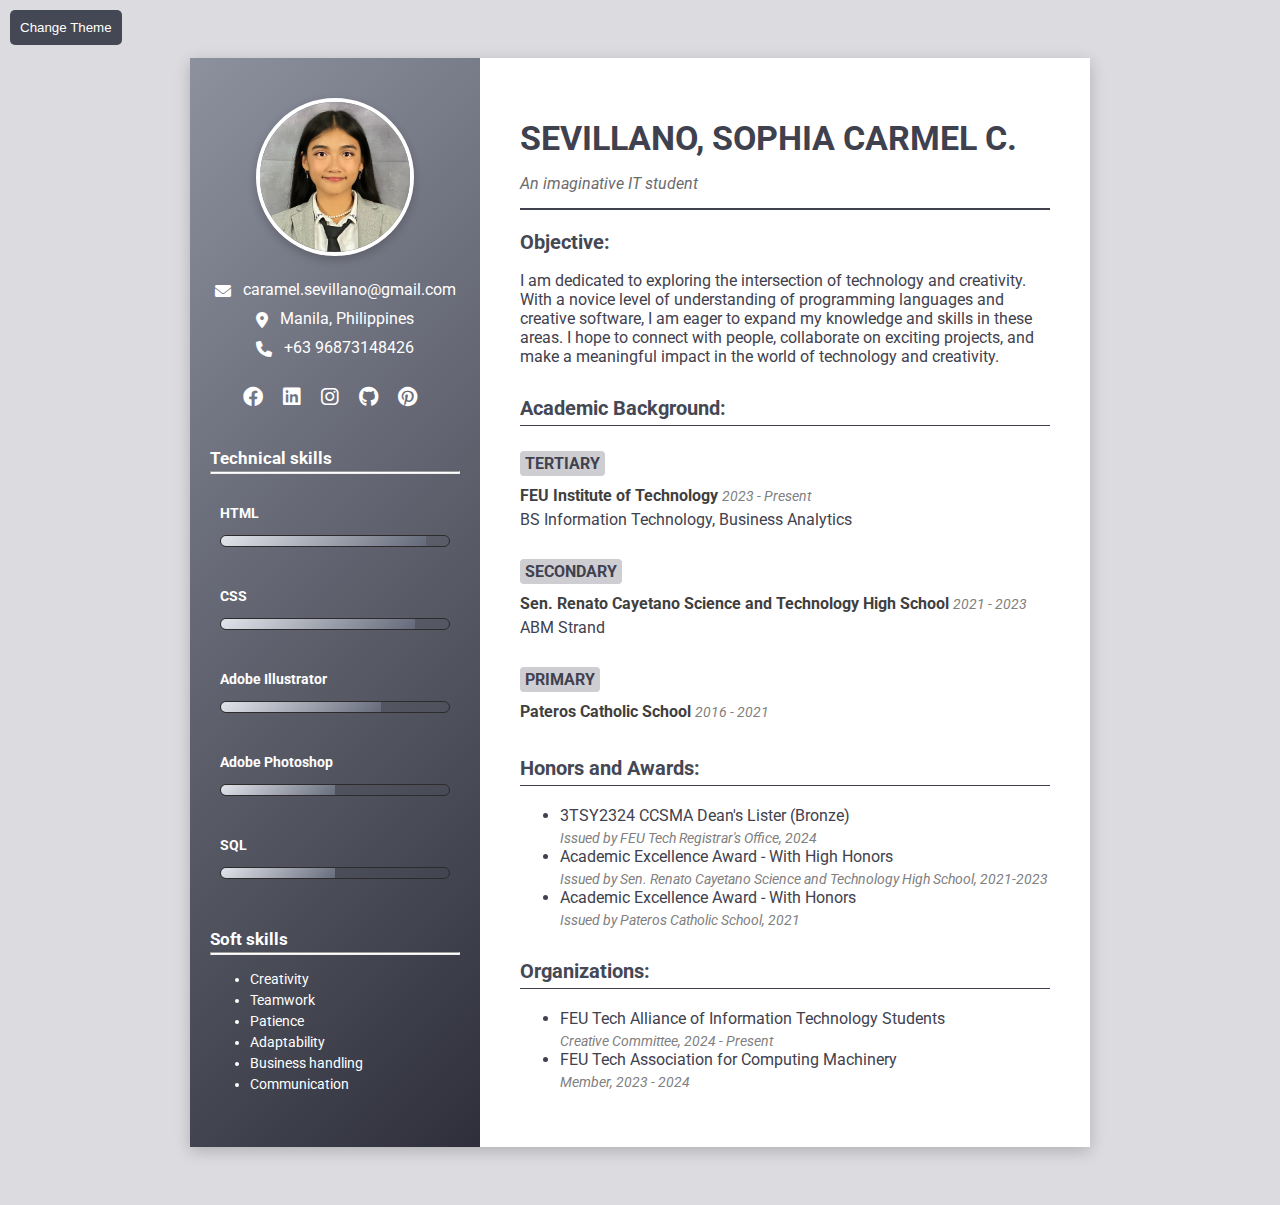
<file: TSA1/index.html>
<!DOCTYPE html>
<html lang="en">

<head>
    <meta charset="UTF-8">
    <meta name="viewport" content="width=device-width, initial-scale=1.0">
    <title>Resume: Sevillano</title>
    <script defer src="TSA1.js"></script>
    <link rel="stylesheet" href="TSA1.css">
    <link rel="preconnect" href="https://fonts.googleapis.com">
    <link rel="preconnect" href="https://fonts.gstatic.com" crossorigin>
    <link href="https://fonts.googleapis.com/css2?family=Roboto:wght@100..900&display=swap" rel="stylesheet">
    <link rel="stylesheet" href="https://cdnjs.cloudflare.com/ajax/libs/font-awesome/6.0.0/css/all.min.css">
</head>

<body>
    <button id="theme">Change Theme</button>
    <div class="container">
        <!--left side of the resume-->
        <div class="left-section">
            <div class="profile">
                <img src="sev.png" alt="Sevillano">
            </div>
            <div class="info">
                <p><i class="fa-solid fa-envelope"></i> caramel.sevillano@gmail.com</p>
                <p><i class="fa-solid fa-location-dot"></i> Manila, Philippines</p>
                <p><i class="fa-solid fa-phone"></i> +63 96873148426</p>
                <div class="social">
                    <a href="https://www.facebook.com/caramel.sevillano?mibextid=LQQJ4d"><i class="fa-brands fa-facebook"></i></a>
                    <a href="https://www.linkedin.com/login"><i class="fa-brands fa-linkedin"></i></a>
                    <a href="https://www.instagram.com/00sevi?igsh=MTE1b3pvcXNvNW9nZw%3D%3D&utm_source=qr"><i class="fa-brands fa-instagram"></i></a>
                    <a href="https://github.com/SophiaSevillano"><i class="fa-brands fa-github"></i></a>
                    <a href="https://pin.it/18BVNPZXn"><i class="fa-brands fa-pinterest"></i></a>
                </div>

                <div class="technical-skills">
                    <h2>Technical skills</h2>
                <hr>
                    <ul>
                        <li><h3>HTML</h3><span class="bar"><span class="html"></span></span></li>
                        <li><h3>CSS</h3><span class="bar"><span class="css"></span></span></li>
                        <li><h3>Adobe Illustrator</h3><span class="bar"><span class="illus"></span></span></li>
                        <li><h3>Adobe Photoshop</h3><span class="bar"><span class="ps"></span></span></li>
                        <li><h3>SQL</h3><span class="bar"><span class="sql"></span></span></li>
                    </ul>
                </div>

                <div class="soft-skills">
                    <h2>Soft skills</h2>
                    <hr>
                    <ul>
                        <li>Creativity</li>
                        <li>Teamwork</li>
                        <li>Patience</li>
                        <li>Adaptability</li>
                        <li>Business handling</li>
                        <li>Communication</li>
                    </ul>
                </div>

            </div>
        </div>

        <div class="right-section">
            <h1 class="profile_name">SEVILLANO, SOPHIA CARMEL C.</h1>
            <p class="subtitle">An imaginative IT student</p>
            <hr id="top">
            <h2>Objective: </h2>
            <p>I am dedicated to exploring the intersection of technology and creativity. With a novice level of understanding of programming languages and creative software, I am eager to expand my knowledge and skills in these areas. I hope to connect with people, collaborate on exciting projects, and make a meaningful impact in the world of technology and creativity.</p>

            <h2 id="section">Academic Background:</h2>
            <hr>
            <div class="academic-section">
                <div class="academic-item">
                    <p id="educ">TERTIARY</p>
                    <p id="school">FEU Institute of Technology <i>2023 - Present</i></p>
                    <p id="deets">BS Information Technology, Business Analytics</p>
                </div>

                <div class="academic-item">
                    <p id="educ">SECONDARY</p>
                    <p id="school">Sen. Renato Cayetano Science and Technology High School <i>2021 - 2023</i></p>
                    <p id="deets">ABM Strand</p>
                </div>

                <div class="academic-item">
                    <p id="educ">PRIMARY</p>
                    <p id="school">Pateros Catholic School <i>2016 - 2021</i></p>
                </div>
            </div>

            <h2 id="section">Honors and Awards:</h2>
            <hr>
            <ul>
                <li>
                    3TSY2324 CCSMA Dean's Lister (Bronze)
                    <br><i>Issued by FEU Tech Registrar's Office, 2024</i>
                </li>
                <li>
                    Academic Excellence Award - With High Honors
                    <br><i>Issued by Sen. Renato Cayetano Science and Technology High School, 2021-2023</i>
                </li>
                <li>
                    Academic Excellence Award - With Honors
                    <br><i>Issued by Pateros Catholic School, 2021</i>
                </li>
            </ul>

            <h2 id="section">Organizations:</h2>
            <hr>
            <ul>
                <li>
                    FEU Tech Alliance of Information Technology Students
                    <br><i>Creative Committee, 2024 - Present</i>
                </li>
                <li>
                    FEU Tech Association for Computing Machinery
                    <br><i>Member, 2023 - 2024</i>
                </li>
            </ul>
        </div>
    </div>
</body>

</html>
</file>
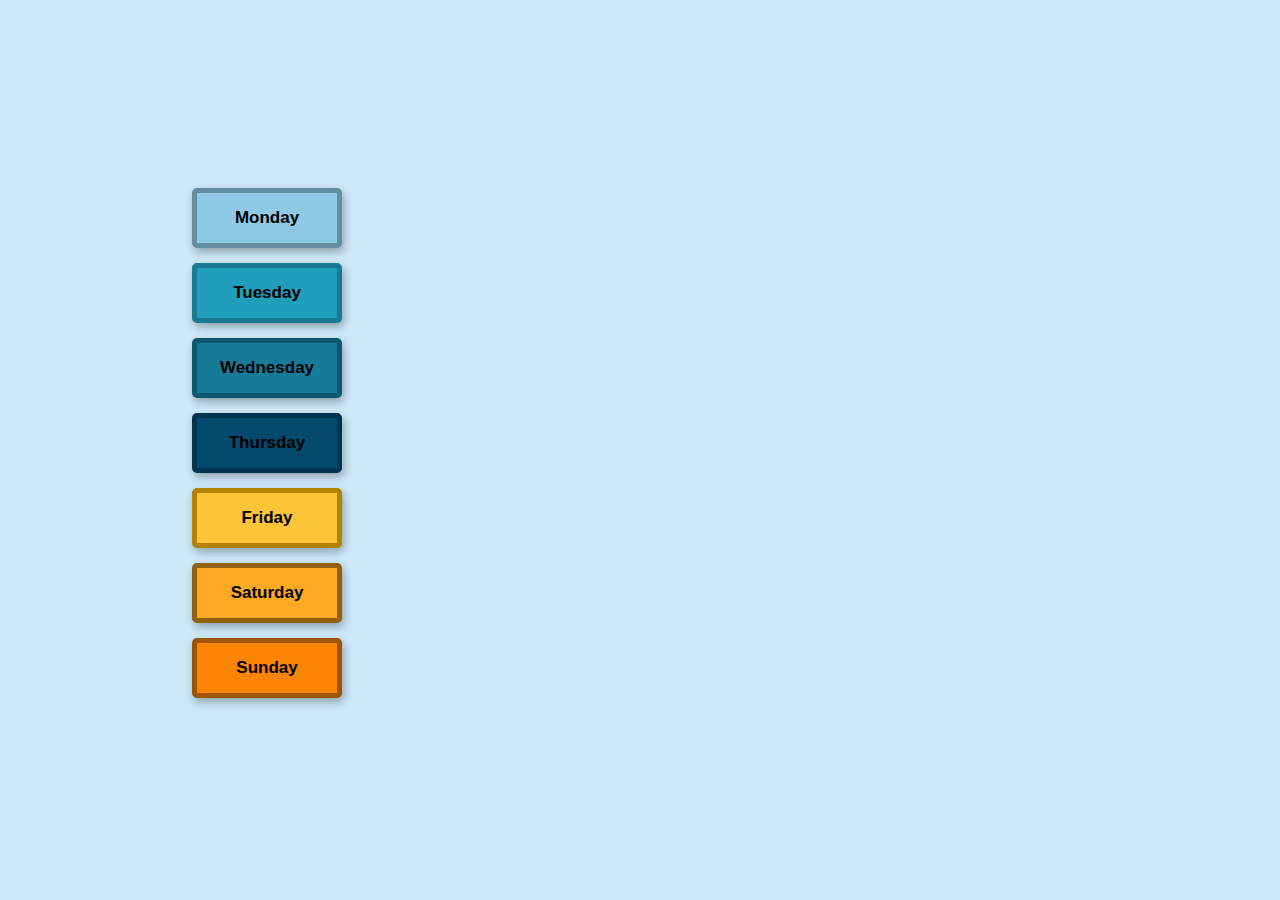
<file: TSA2/index.html>
<!DOCTYPE html>
<html lang="en">

<head>
    <meta charset="UTF-8">
    <meta name="viewport" content="width=device-width, initial-scale=1.0">
    <title>Week Buttons</title>
    <script defer src="TSA2.js"></script>
    <link rel="stylesheet" href="TSA2.css">
    <link rel="preconnect" href="https://fonts.googleapis.com">
    <link rel="preconnect" href="https://fonts.gstatic.com" crossorigin>
    <link href="https://fonts.googleapis.com/css2?family=Roboto:wght@100..900&display=swap" rel="stylesheet">
    <link rel="stylesheet" href="https://cdnjs.cloudflare.com/ajax/libs/font-awesome/6.0.0/css/all.min.css">
</head>

<body>
    <div class="container">
        <div class="left">
            <button id="mon">Monday</button>
            <button id="tues">Tuesday</button>
            <button id="wed">Wednesday</button>
            <button id="thurs">Thursday</button>
            <button id="fri">Friday</button>
            <button id="sat">Saturday</button>
            <button id="sun">Sunday</button>
        </div>

        <div class="right">
            <div class="box"></div>
        </div>
    </div>
</body>

</html>
</file>
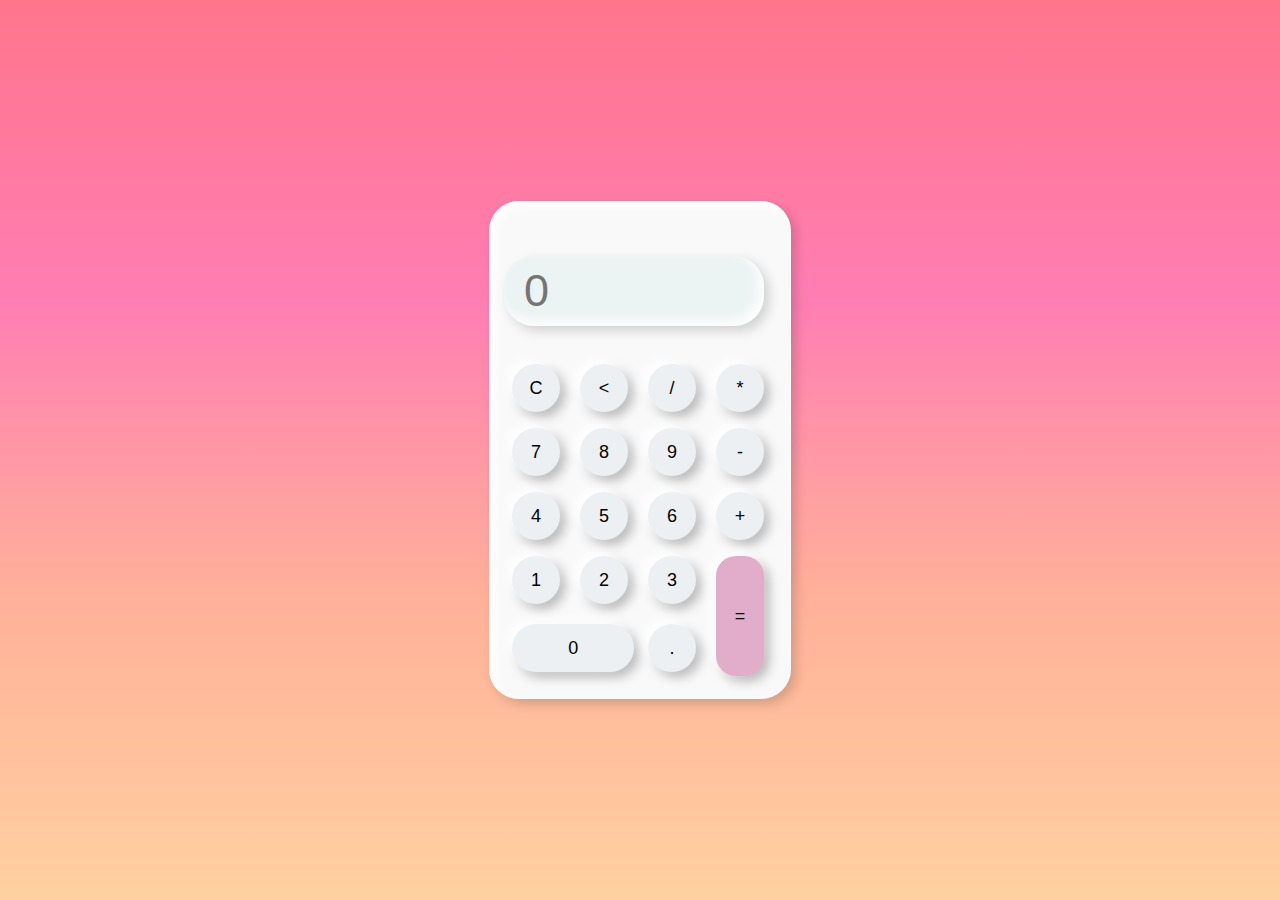
<file: TSA3/index.html>
<!DOCTYPE html>
<html lang="en">

<head>
    <meta charset="UTF-8">
    <meta name="viewport" content="width=device-width, initial-scale=1.0">
    <title>Calculator</title>
    <script defer src="calculator.js"></script>
    <link rel="stylesheet" href="calculator.css">
</head>

<body>
    <div class="container">
        <div class="calculator">
            <input type="text" placeholder="0" id="txt">
            <button onclick="clr()">C</button>
            <button onclick="del()">&lt;</button>
            <button onclick="display('/')">/</button>
            <button onclick="display('*')">*</button>
            <button onclick="display('7')">7</button>
            <button onclick="display('8')">8</button>
            <button onclick="display('9')">9</button>
            <button onclick="display('-')">-</button>
            <button onclick="display('4')">4</button>
            <button onclick="display('5')">5</button>
            <button onclick="display('6')">6</button>
            <button onclick="display('+')">+</button>
            <button onclick="display('1')">1</button>
            <button onclick="display('2')">2</button>
            <button onclick="display('3')">3</button>
            <button class="equal" onclick="calculate()">=</button>
            <button class="zero" onclick="display('0')">0</button>
            <button class="dot" onclick="display('.')">.</button>
        </div>
    </div>
</body>

</html>
</file>
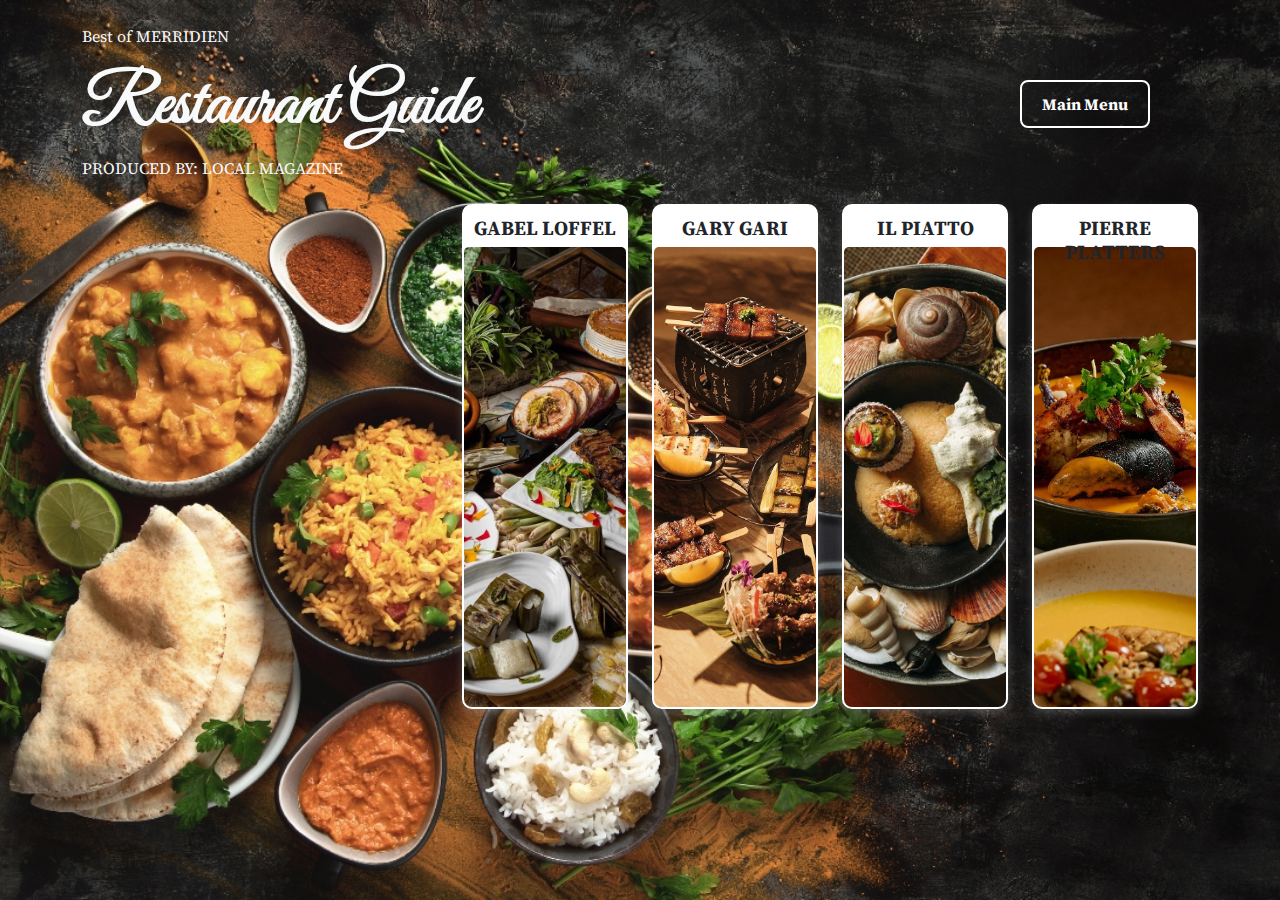
<file: TSA4/index.html>
<!DOCTYPE html>
<html lang="en">

<head>
    <meta charset="UTF-8">
    <meta name="viewport" content="width=device-width, initial-scale=1.0">
    <title>Restaurant Guide</title>
    <link href="https://cdn.jsdelivr.net/npm/bootstrap@5.2.3/dist/css/bootstrap.min.css" rel="stylesheet">
    <link rel="stylesheet" href="https://cdnjs.cloudflare.com/ajax/libs/font-awesome/6.0.0-beta3/css/all.min.css">
    <link rel="stylesheet" href="style.css">

    <link rel="preconnect" href="https://fonts.googleapis.com">
    <link rel="preconnect" href="https://fonts.gstatic.com" crossorigin>
    <link
        href="https://fonts.googleapis.com/css2?family=Great+Vibes&family=Source+Serif+4:ital,opsz,wght@0,8..60,200..900;1,8..60,200..900&display=swap"
        rel="stylesheet">
</head>

<body>
    <div class="container text-center my-4">
        <p class="text-light">Best of MERRIDIEN</p>
        <h1 class="fw-bold text-light">Restaurant Guide</h1>
        <p class="text-light">PRODUCED BY: LOCAL MAGAZINE</p>
    </div>


    <div class="container-menu">
        <button id="menu" class="btn" onclick="closePopups()">Main Menu</button>
    </div>


    <div class="container">
        <div class="row justify-content-center">
            <div class="col-md-2"></div> 
            <div class="col-md-2"></div> 
            <!--GABEL LOFFEL-->
            <div class="col-md-2 restaurant" onclick="showPopup('casa-buenas')">
                <div class="card">

                    <img src="casabuenas1.jpg" class="card-img">
                    <div class="overlay">
                        <div class="card-txt">
                            <hr>
                            <p>Get out your Lederhosen!</p>
                            <hr>
                            <p><i class="fa-regular fa-circle-play"></i> More</p>
                        </div>
                    </div>
                    <div class="card-name">
                        <h5 class="card-title">GABEL LOFFEL</h5>
                    </div>

                </div>
            </div>

            <!--GARY GARI-->
            <div class="col-md-2 restaurant" onclick="showPopup('incanta')">
                <div class="card">

                    <img src="incanta1.jpg" class="card-img">
                    <div class="overlay">
                        <div class="card-txt">
                            <hr>
                            <p>The delicious headquarters for all your ginger related needs!</p>
                            <hr>
                            <p><i class="fa-regular fa-circle-play"></i> More</p>
                        </div>
                    </div>
                    <div class="card-name">
                        <h5 class="card-title">GARY GARI</h5>
                    </div>

                </div>
            </div>

            <!--KASA PALMA-->
            <div class="col-md-2 restaurant" onclick="showPopup('kasa-palma')">
                <div class="card">

                    <img src="kasapalma1.jpg" class="card-img">
                    <div class="overlay">
                        <div class="card-txt">
                            <hr>
                            <p>Got wild finicky kids? Head for Il Piatto for kid-friendly Italian Fun!</p>
                            <hr>
                            <p><i class="fa-regular fa-circle-play"></i> More</p>
                        </div>
                    </div>
                    <div class="card-name">
                        <h5 class="card-title">IL PIATTO</h5>
                    </div>

                </div>
            </div>

            <!--PIERRE PLATTERS-->
            <div class="col-md-2 restaurant" onclick="showPopup('uma-nota')">
                <div class="card">

                    <img src="umanota1.jpg" class="card-img">
                    <div class="overlay">
                        <div class="card-txt">
                            <hr>
                            <p>Smart talks. Smart eats!</p>
                            <hr>
                            <p><i class="fa-regular fa-circle-play"></i> More</p>
                        </div>
                    </div>
                    <div class="card-name">
                        <h5 class="card-title">PIERRE PLATTERS</h5>
                    </div>

                </div>
            </div>
        </div>

        <div id="popup-casa-buenas" class="pop-up">
            <div class="popup-content">

                <!--LEFT-->
                <div class="popup-left">
                    <div class="popup-title">
                        <h2>GABEL LOFFEL</h2>
                    </div>
                    <img src="casabuenas2.jpg" class="pop-img">

                </div>


                <!--RIGHT-->
                <div class="popup-right">
                    <h3>Gabel Loffel</h3>
                    <div class="popup-info">
                        <div class="info-box">
                            <p>235 GLENDALE AVE.</p>
                            <p>MERIDIEN CITY</p>
                            <p>T: 490 49 4000</p>
                            <p>W: GANDG.RES</p>
                        </div>
                        <div class="popup-divider"></div>
                        <div class="info-box">
                            <p>CATEGORY: SWISS</p>
                            <p>OPEN: 10AM to 10PM</p>
                            <p>PRICE: ₱₱₱₱</p>
                        </div>
                    </div>
                    <div class="popup-description">
                        <hr>
                        <p>Lorem, ipsum dolor sit amet consectetur adipisicing elit. Ipsum minima a nemo molestiae quasi
                            animi quae perspiciatis distinctio, doloribus, sequi autem veniam excepturi tempora
                            recusandae consectetur nulla explicabo nam? A.
                            Vel vero quis placeat perspiciatis ipsam aspernatur consequuntur autem non voluptatem,
                            mollitia, consequatur nam doloremque delectus cumque beatae itaque aliquam hic saepe
                            repellendus? Eveniet aut iusto nesciunt fugiat magnam reprehenderit? Lorem, ipsum dolor sit amet consectetur adipisicing elit. Perspiciatis quo veniam et! Dolor, sed quae!
                        </p>
                        <p>Lorem ipsum dolor sit amet consectetur adipisicing elit. Sapiente atque quisquam vel expedita
                            dolorem vitae minus nesciunt quam. Quam error mollitia quos est fugiat pariatur eveniet
                            dolores, culpa fugit delectus!</p>
                        <hr>
                    </div>
                </div>
            </div>
        </div>

        <div id="popup-incanta" class="pop-up">
            <div class="popup-content">

                <!--LEFT-->
                <div class="popup-left">
                    <div class="popup-title">
                        <h2>GARY GARI</h2>
                    </div>
                    <img src="incanta2.jpg" class="pop-img">
                </div>


                <!--RIGHT-->
                <div class="popup-right">
                    <h3>Gary Gari</h3>
                    <div class="popup-info">
                        <div class="info-box">
                            <p>76 NO. HIGHLAND AVE.,</p>
                            <p>MERIDIEN CITY</p>
                            <p>T: 490 24 6709</p>
                            <p>W: GANDG.RES</p>
                        </div>
                        <div class="popup-divider"></div>
                        <div class="info-box">
                            <p>CATEGORY: JAPANESE</p>
                            <p>OPEN: 5PM to 10PM</p>
                            <p>PRICE: ₱₱</p>
                        </div>
                    </div>
                    <div class="popup-description">
                        <hr>
                        <p>Lorem, ipsum dolor sit amet consectetur adipisicing elit. Ipsum minima a nemo molestiae quasi
                            animi quae perspiciatis distinctio, doloribus, sequi autem veniam excepturi tempora
                            recusandae consectetur nulla explicabo nam? A.
                            Vel vero quis placeat perspiciatis ipsam aspernatur consequuntur autem non voluptatem,
                            mollitia, consequatur nam doloremque delectus cumque beatae itaque aliquam hic saepe
                            repellendus? Eveniet aut iusto nesciunt fugiat magnam reprehenderit? Lorem, ipsum dolor sit amet consectetur adipisicing elit. In temporibus aut obcaecati, repudiandae consequuntur saepe!
                        </p>
                        <p>Lorem ipsum dolor sit amet consectetur adipisicing elit. Sapiente atque quisquam vel expedita
                            dolorem vitae minus nesciunt quam. Quam error mollitia quos est fugiat pariatur eveniet
                            dolores, culpa fugit delectus!</p>
                        <hr>
                    </div>
                </div>
            </div>
        </div>

        <div id="popup-kasa-palma" class="pop-up">
            <div class="popup-content">
                
                <!--LEFT-->
                <div class="popup-left">
                    <div class="popup-title">
                        <h2>IL PIATTO</h2>
                    </div>
                    <img src="kasapalma2.jpeg" class="pop-img">

                </div>


                <!--RIGHT-->
                <div class="popup-right">
                    <h3>Il Piatto</h3>
                    <div class="popup-info">
                        <div class="info-box">
                            <p>1213 SHOUTOUT WAY</p>
                            <p>MERIDIEN CITY</p>
                            <p>T: 490 42 1204</p>
                            <p>W: ILPIATTO.RES</p>
                        </div>
                        <div class="popup-divider"></div>
                        <div class="info-box">
                            <p>CATEGORY: ITALIAN</p>
                            <p>OPEN: 11AM to 11PM</p>
                            <p>PRICE: ₱₱</p>
                        </div>
                    </div>
                    <div class="popup-description">
                        <hr>
                        <p>Lorem, ipsum dolor sit amet consectetur adipisicing elit. Ipsum minima a nemo molestiae quasi
                            animi quae perspiciatis distinctio, doloribus, sequi autem veniam excepturi tempora
                            recusandae consectetur nulla explicabo nam? A.
                            Vel vero quis placeat perspiciatis ipsam aspernatur consequuntur autem non voluptatem,
                            mollitia, consequatur nam doloremque delectus cumque beatae itaque aliquam hic saepe
                            repellendus? Eveniet aut iusto nesciunt fugiat magnam reprehenderit? Lorem, ipsum dolor sit amet consectetur adipisicing elit. Beatae rem minus aliquid nulla sed tenetur.
                        </p>
                        <p>Lorem ipsum dolor sit amet consectetur adipisicing elit. Sapiente atque quisquam vel expedita
                            dolorem vitae minus nesciunt quam. Quam error mollitia quos est fugiat pariatur eveniet
                            dolores, culpa fugit delectus!</p>
                        <hr>
                    </div>
                </div>
            </div>
        </div>

        <div id="popup-uma-nota" class="pop-up">
            <div class="popup-content">

                                <!--LEFT-->
                <div class="popup-left">
                    <div class="popup-title">
                        <h2>PIERRE PLATTERS</h2>
                    </div>
                    <img src="umanota2.jpeg" class="pop-img">
                </div>


                <!--RIGHT-->
                <div class="popup-right">
                    <h3>Pierre Platters</h3>
                    <div class="popup-info">
                        <div class="info-box">
                            <p>68 8TH AVENUE.</p>
                            <p>MERIDIEN CITY</p>
                            <p>T: 490 69 3080</p>
                            <p>W: PIERREP.RES</p>
                        </div>

                        <div class="popup-divider"></div>

                        <div class="info-box">
                            <p>CATEGORY: FUSHION</p>
                            <p>OPEN: 11AM to 11PM</p>
                            <p>PRICE: ₱₱₱</p>
                        </div>
                    </div>
                    <div class="popup-description">
                        <hr>
                        <p>Lorem, ipsum dolor sit amet consectetur adipisicing elit. Ipsum minima a nemo molestiae quasi
                            animi quae perspiciatis distinctio, doloribus, sequi autem veniam excepturi tempora
                            recusandae consectetur nulla explicabo nam? A.
                            Vel vero quis placeat perspiciatis ipsam aspernatur consequuntur autem non voluptatem,
                            mollitia, consequatur nam doloremque delectus cumque beatae itaque aliquam hic saepe
                            repellendus? Eveniet aut iusto nesciunt fugiat magnam reprehenderit? Lorem ipsum dolor sit amet consectetur adipisicing elit. Veniam voluptas aperiam eum, repellendus harum debitis.
                        </p>
                        <p>Lorem ipsum dolor sit amet consectetur adipisicing elit. Sapiente atque quisquam vel expedita
                            dolorem vitae minus nesciunt quam. Quam error mollitia quos est fugiat pariatur eveniet
                            dolores, culpa fugit delectus!</p>
                        <hr>
                    </div>
                </div>
            </div>
        </div>
    </div>


    </div>

    <script defer src="script.js"></script>
</body>

</html>
</file>
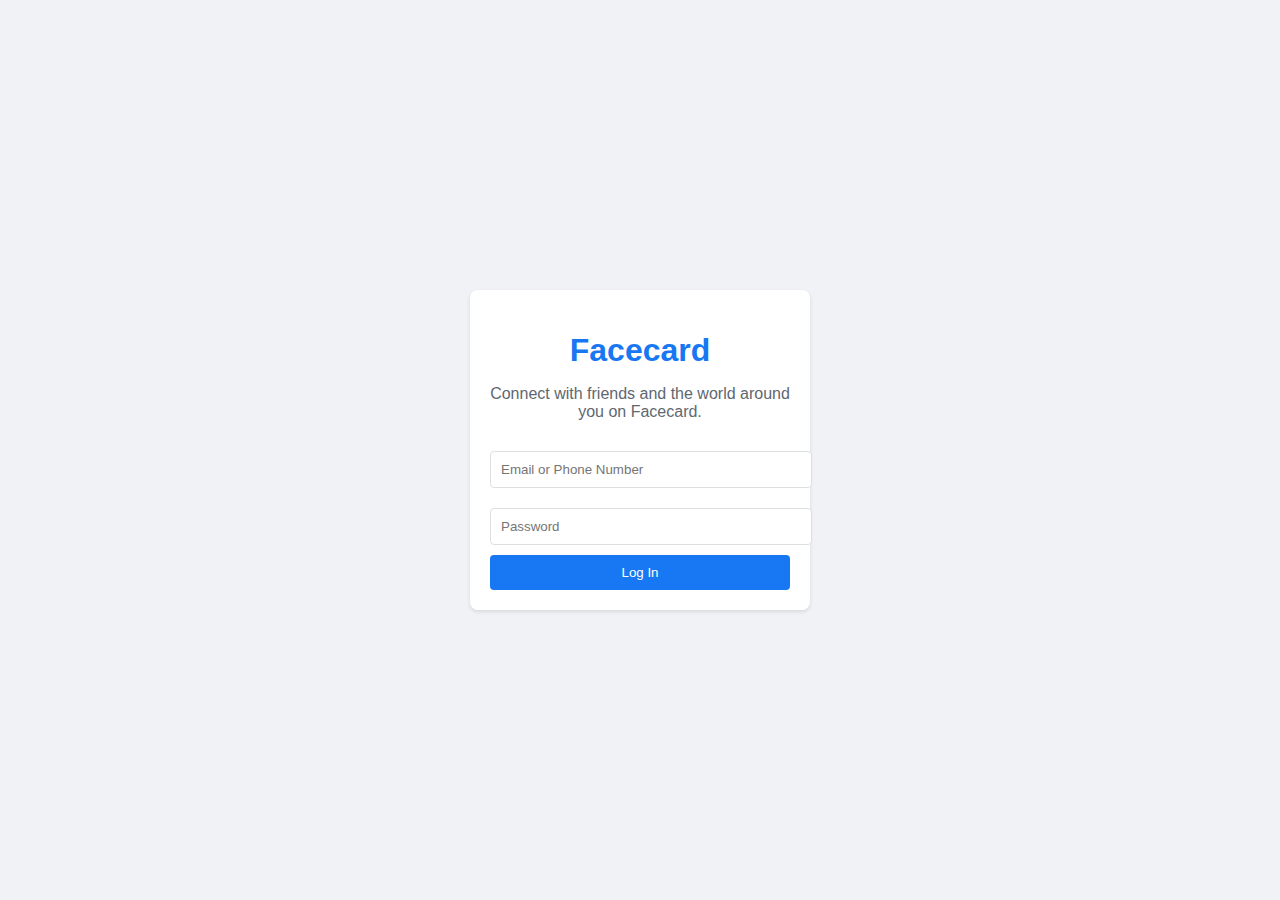
<file: facecard.html>
<!DOCTYPE html>
<html lang="en">

<head>
    <meta charset="UTF-8" />
    <meta name="viewport" content="width=device-width, initial-scale=1.0" />
    <title>Log into Facecard</title>
    <link rel="stylesheet" href="facecard.css">

    <body>
        <div class="container">
            <h1>Facecard</h1>
            <p>Connect with friends and the world around you on Facecard.</p>
            <input type="text" placeholder="Email or Phone Number">
            <input type="password" placeholder="Password">
            <button>Log In</button>
        </div>
    </body>
    </html>
</file>
<file: TSA1/TSA1.css>
body {
    font-family: 'Roboto', sans-serif;
    background-color: #dcdce0;
    color: #3f414e;
    display: flex;
    justify-content: center;
    align-items: center;
    min-height: 100vh;
    transition: ease-in-out 0.5s;}

#theme {
    position: absolute;
    top: 10px;
    left: 10px;
    background-color: #444754;
    color: #fff;
    border: none;
    padding: 10px 10px;
    border-radius: 5px;
    cursor: pointer;
    transition: background-color 0.3s ease;
}

#theme:hover {
    background-color: #555;
}

.container {
    width: 90%;
    max-width: 900px;
    background-color: #fff;
    display: flex;
    margin: 50px;
    box-shadow: 0 4px 15px rgba(0, 0, 0, 0.2);
    transition: background-color 0.3s ease, color 0.3s ease;
}

/*left section*/
.left-section {
    width: 30%;
    background: linear-gradient(135deg, #8d919e, #2e2f3a);
    color: white;
    padding: 20px;
    display: flex;
    flex-direction: column;
    align-items:center;
}

.left-section h2{
    font-size: 20px;
    margin-top: 20px;
    color: #fff;
}

.profile img {
    width: 150px;
    height: 150px;
    border-radius: 50%;
    object-fit: cover;
    margin-bottom: 20px;
    margin-top: 20px;
    border: 4px solid #fff;
    box-shadow: 0 4px 10px rgba(0, 0, 0, 0.2);
}

.profile_name {
    font-size: 34px;
    margin: 20px 0 0;
    font-weight: 700;
}

.info p{
    text-align: left;
    margin: 0 auto;
    width: fit-content;
    margin-bottom: 10px;
}


.fa-solid {
    margin-right: 8px; 
    font-size: 16px;
    vertical-align:middle;
}

/*soc med logos*/
.social {
    display: flex;
    flex-direction: row;
    gap: 10px;
    margin: 30px 0;
    justify-content: center;
}

.social i {
    color: #fff;
    font-size: 20px;
    margin-right: 10px;
    transition: 0.5s;
}

.social i:hover {
    color: #3f414e;
    transform: rotate(360deg);
}

/*skills*/

h3{
    font-size: 14px;
    margin-top: 1px;
}

.technical-skills h2{
    margin-bottom: 1px;
    margin-top: 40px;
    font-size: 17px;
}

.technical-skills{
    width: 250px;
    margin: 5px auto;
    color: #fff;
}

.technical-skills hr{
    height: 1px;
    background-color: #ffffff;
    margin: 3px 0 10px 0;
}

.technical-skills ul{
    list-style: none;
    padding: 0;

}

.technical-skills li{
    margin: 20px 0;
    padding:10px;
}


.bar{
    background-color: #1e1e1e00;
    display: block;
    height: 10px;
    border: 1px solid #2d2b2b;
    border-radius: 10px;
    overflow: hidden;
}

.bar span{
    height: 20px;
    float: left;
    background: linear-gradient(135deg, #e2e4eb 0%, #5e6474 100%);
}

.html{
    width: 90%;
}
.css{
    width: 85%;
}
.illus{
    width: 70%;
}
.ps{
    width: 50%;
}
.sql{
    width: 50%;
}

.soft-skills h2{
    margin-bottom: 1px;
    margin-top: 40px;
    font-size: 17px;
}

.soft-skills hr{
    height: 1px;
    background-color: #ffffff;
    margin: 3px 0 10px 0;

}

.soft-skills ul li {
    margin-bottom: 5px;
    font-size: 14px;
}

/******right section*****/

.subtitle {
    font-size: 16px;
    font-weight: 400;
    margin-bottom: 15px;
    color: rgb(107, 107, 109);
    font-style: italic;
}

.right-section hr {
    border: none;
    height: 1px;
    background-color: #3f414e;
    margin: 0 0 20px 0;
}

#top{
    height: 2px;
}

#section{
    margin-top: 30px;
    margin-bottom: 5px;
}

.right-section {
    width: 70%;
    padding: 40px;
}

h2 {
    font-size: 20px;
    margin-top: 20px;
    color: #444754;
}

.academic-section {
    display: flex;
    flex-direction: column;
    gap: 20px;
}

.academic-item p {
    margin: 5px 0;
}

.academic-item i{
    font-size: 14px;
    color: gray;
    font-weight: 400;
}

#educ {
    font-weight: bold;
    padding: 3px 5px;
    background-color: #cdcdd2;
    display: inline-block;
    border-radius: 4px;
    margin: 5px 0;
}

#school {
    color: #3f3f3f;
    font-weight: bold;
}

ul li i {
    font-size: 14px;
    color: gray;
    display: inline-block;
    margin-top: 5px;
}

/*****dark theme****/
.dark-theme {
    background-color: #1e1e1e;
    color: #f4f4f9;
}

.dark-theme .container {
    background-color: #2c2c2c;
}

.dark-theme #theme {
    background-color: #f4f4f9;
    color: #3f3f3f;
}

.dark-theme .profile img {
    border: 4px solid #22232a;
}

.dark-theme .left-section{
    background: linear-gradient(135deg, #e1e2e6, #9093a6);
    color: #22232a;
}

.dark-theme .info hr{
    background-color: #22232a;
    height: 2px;
    border: none;
}

.dark-theme .info h2{
    color: #22232a;
}

.dark-theme .social i {
    color: #22232a;
}

.dark-theme .social i:hover {
    color: #fff;
}

.dark-theme .technical-skills{
    color: #22232a;
}

.dark-theme .bar span{
    background: linear-gradient(135deg, #5e6474 0%, #e2e4eb 100%);
}

.dark-theme .subtitle{
    color: #fff;
}

.dark-theme .right-section hr{
    background-color: #fff;
}

.dark-theme h2 {
    color: #fff;
}
.dark-theme #school{
    color: #fff;
}

.dark-theme #educ{
        background-color: #58585f;
}

/*****cute theme*****/
.cute-theme {
    background-color: #f3e8ff;
    color: #5a4a7c;
}

.cute-theme .container {
    background-color: #fff8d6;
}

.cute-theme #theme {
    background-color: #fff8d6;
    color: #5a4a7c;
    font-weight: bold;
    border: 2px solid #5a4a7c;
}

.cute-theme .profile img {
    border: 4px solid #f3e8ff;
}

.cute-theme .left-section {
    background: linear-gradient(135deg, #faf5dd, #d3beff);
    color: #5a4a7c;
}

.cute-theme .info hr {
    background-color: #5a4a7c;
    height: 2px;
    border: none;
}

.cute-theme .info h2 {
    color: #5a4a7c;
}

.cute-theme .social i {
    color: #5a4a7c;
}

.cute-theme .social i:hover {
    color: #fff;
}

.cute-theme .technical-skills {
    color: #5a4a7c;
}

.cute-theme .bar span {
    background: linear-gradient(135deg, #f9f1c9 0%, #b487e1 100%);
}

.cute-theme .subtitle {
    color: #5a4a7c;
}

.cute-theme .right-section hr {
    background-color: #5a4a7c;
}

.cute-theme h2 {
    color: #5a4a7c;
}

.cute-theme #school {
    color: #5a4a7c;
}

.cute-theme #educ {
    background-color: #e0b8f8;
    color: #5a4a7c;
}
</file>
<file: TSA2/TSA2.css>
body {
    font-family: 'Roboto', sans-serif;
    background-color: #cde8f8;
    display: flex;
    justify-content: center;
    align-items: center;
    height: 100vh;
    margin: 0;
}

.container {
    display: flex;
    justify-content: space-between;
    align-items: center;
    width: 70%;
    padding: 0 50px;
    max-width: 1000px;
}

.left {
    display: flex;
    flex-direction: column;
    align-items: flex-start;
}

.right{
    position: relative;
    display: flex;
    justify-content: center;
    width: 400px;
    height: 600px;
}

button {
    width: 150px;
    padding: 15px;
    border-radius: 5px;
    cursor: pointer;
    font-size: 17px;
    font-weight: bold;
    transition: transform 0.3s ease-in-out;
    box-shadow: 2px 4px 8px rgba(0, 0, 0, 0.3);
    margin-bottom: 15px;
    border-width: 5px;
    border-style: solid;
}

button:hover {
    transform: scale(1.1);
}

/* COLORS OF THE BUTTONS */
#mon{ background-color: #8ecae6; border-color: #648fa3;}
#tues{ background-color: #219ebc; border-color: #187991;}
#wed{ background-color: #167a98; border-color: #0d586f;}
#thurs{ background-color: #044a6e; border-color: #01354f;}
#fri{ background-color: #fcc436; border-color: #b48203;}
#sat{ background-color: #fda921; border-color: #916011;}
#sun{ background-color: #fb8500; border-color: #9c5503;}


.box {
    width: 400px;
    height: 400px;
    border-width: 15px;
    border-style: solid;
    position: absolute;
    top: -68vh;
    transition: top 1.8s ease-in-out, background-color 1s ease-in-out;;
}

/* SQUARE COLORS */
.monday { background-color: #8ecae6; border-color: #648fa3; }
.tuesday { background-color: #219ebc; border-color: #187991; }
.wednesday { background-color: #167a98; border-color: #0d586f;}
.thursday { background-color: #044a6e; border-color: #01354f; }
.friday { background-color: #fcc436; border-color: #b48203; }
.saturday { background-color: #fda921; border-color: #916011; }
.sunday { background-color: #fb8500; border-color: #9c5503; }

.box.active {
    background-color: #cde8f8 !important;
}
</file>
<file: TSA3/calculator.css>
* {
    margin: 0;
    padding: 0;
    box-sizing: border-box;
    font-family: sans-serif;
    outline: none;
}

body {
    height: 100vh;
    margin: 0;
    display: flex;
    justify-content: center;
    align-items: center;
    background: linear-gradient(to bottom, #ff758c, #ff7eb3, #ffb199, #ffd1a1);
}

.container {
    height: 100vh;
    display: flex;
    justify-content: center;
    align-items: center;
}

.calculator {
    background-color: #f9f9f9;
    padding: 15px;
    border-radius: 30px;
    box-shadow: inset 5px 5px 12px #ffffff,
        5px 5px 12px rgba(0, 0, 0, .16);
    display: grid;
    grid-template-columns: repeat(4, 68px);
}

input {
    grid-column: span 4;
    height: 70px;
    width: 260px;
    margin-bottom: 30px;
    background-color: #ecf3f3;
    box-shadow: inset -5px -5px 12px #ffffff,
        5px 5px 12px rgba(0, 0, 0, .16);
    border: none;
    border-radius: 30px;
    color: rgb(70, 70, 70);
    font-size: 45px;
    text-align: start;
    margin-top: 40px;
    padding: 20px;
}

button {
    height: 48px;
    width: 48px;
    background-color: #ecf0f3;
    box-shadow: -5px -5px 12px #ffffff,
        5px 5px 12px rgba(0, 0, 0, .275);
    border: none;
    border-radius: 50px;
    margin: 8px;
    font-size: 18px;
    transition: all 0.2s ease-in-out;
    cursor: pointer;
}

button.zero {
    grid-column: span 2;
    width: 90%;
}

button.dot {
    grid-column: 3;
}

button.equal {
    grid-row: span 2;
    height: 120px;
    border-radius: 20px;
    background-color: rgb(226, 173, 203);
    box-shadow: -5px -5px 12px #ffffff,
        5px 5px 12px rgba(0, 0, 0, 0.275);
}

button:hover {
    background-color: #ff7eb3; 
    transform: scale(1.1); 
}

button:active {
    background-color: #b2bec3;
    transform: scale(0.95);
}
</file>
<file: TSA4/style.css>
.icon {
    margin-right: 5px;
    vertical-align: middle;
}


body {
    background: url('background.jpg') no-repeat center center fixed;
    background-size: cover;
    font-family: "Source Serif 4", serif;
}

.text-light{
    text-align: start;
}

h1 {
    font-family: 'Great Vibes', cursive;
    font-size: 70px;
    text-align: start;
    color: white;
}

.container-menu {
    position: absolute;
    top: 80px; 
    right: 130px;
}

.btn {
    background: #e1b75d;
    padding: 10px 20px;
    font-weight: bold;
    border-radius: 5px;
}

#menu {
    border: 2px solid white; 
    padding: 10px 20px;
    border-radius: 8px; 
    background-color: transparent; 
    color: white;
    font-weight: bold;
    transition: 0.3s ease-in-out;
}

#menu:hover {
    background-color:#e1b75d;
    color: black;
    transform: scale(1.05);
}



.card {
    border-radius: 10px;
    border: 2px solid white;
    overflow: hidden;
    text-align: center;
    margin-bottom: 10px;
    box-shadow: 0px 4px 8px rgba(255, 255, 255, 0.2);
    transition: 0.2s ease-in-out;
}

.card:hover{
    cursor: pointer;
    transform: scale(1.05);
    box-shadow: 2px 1px 20px 3px rgba(255, 255, 255, 0.756);
}

.card-title {
    padding: 10px;
    font-weight: bold;
    text-align: center;
    width: 100%;
    position: absolute;
    top: 0;
    left: 0;
    font-size: 20px;
}

.card img {
    width: 100%;
    height: 460px;
    object-fit: cover;
    display: block;
    margin-top: 41px;
}

.overlay {
    
    position: absolute;
    bottom: -53%; 
    left: 0;
    width: 100%;
    height: 35%;
    background: rgba(255, 255, 255, 0.8);
    display: flex;
    align-items: center;
    justify-content: center;
    transition: bottom 0.3s ease-in-out;
}


.overlay p {
    margin: 10px 30px 10px;
    font-size: 11px;
    opacity: 0;
    transition: bottom 0.3s ease-in-out;
}

.overlay hr {
    align-items: center;
    width: 50%;
    max-width: 150px; 
    border: 1px solid black;
    margin: 5px auto;
}

.card:hover .overlay {
    bottom: 0; 
}

.card:hover .overlay p {
    opacity: 1;
    
}

/*POP UP CARD ---------------!!!!!*/

.pop-up {
    display: none; 
    position: fixed;
    top: 50%;
    left: calc(50.9% + 8.33%);
    transform: translate(-50%, -50%) scale(0.9);
    background: white;
    width: 66.67%;
    max-width: 1500px;
    height: 530px;
    padding: 10px;
    border-radius: 20px;
    box-shadow: 0 0 10px rgba(0, 0, 0, 0.3);
    margin-top: 90px;
    opacity: 0;
    pointer-events: none;
    transition: opacity 0.4s ease, transform 0.4s ease;
}


.pop-up.active {
    display: flex;
    opacity: 1;
    transform: translate(-50%, -50%) scale(1);
    pointer-events: auto;
}


.popup-content {
    display: flex;
    flex-direction: row;
    width: 100%;
}

.popup-title {
    position: absolute;
    top: 50%;
    left: 2%;
    width: auto;
    text-align: center;
    transform: translate(-50%, -50%) rotate(-90deg);    
    font-size: 20px;
    font-weight: bold;
    color: black;
    white-space: nowrap;
}

.popup-left {
    display: flex;
    align-items: center;
    width: 50%;
    padding-left: 3%;
    
}

.popup-content img{
    width: 91%;
    height: 100%;
    object-fit: cover;
}


.popup-divider {
    width: 2px;
    background: black;
    height: auto;
    min-height: 100px;
    margin: 0 10px;
}


.popup-right {
    margin-top: 25px;
    width: 50%;
    padding-right: 15px;
}

.popup-right h3{
    font-family: 'Great Vibes', cursive;
    font-size: 35px;
    font-weight: bold;
}

.popup-info {
    display: flex;
    align-items: flex-start;
    justify-content: flex-start;
    gap: 20px;
    flex-wrap: wrap;
}

.popup-info p{
    margin-bottom: 5px;
}

.info-box {
    font-size: 0.8em;
    max-width: 200px;
    width: auto;
}

.popup-description {
    font-size: 0.85em;
    line-height: 1.6;
}

.pop-up.hide {
    opacity: 0;
    transform: translate(-50%, -50%) scale(0.9);
}
</file>
<file: facecard.css>
body {
    font-family: Arial, sans-serif;
    background-color: #f0f2f5;
    display: flex;
    justify-content: center;
    align-items: center;
    height: 100vh;
    margin: 0;
}
.container {
    background-color: #fff;
    padding: 20px;
    border-radius: 8px;
    box-shadow: 0 2px 4px rgba(0, 0, 0, 0.1);
    width: 300px;
    text-align: center;
}
.container h1 {
    color: #1877f2;
    margin-bottom: 10px;
}
.container p {
    color: #606770;
    margin-bottom: 20px;
}
.container input[type="text"],
.container input[type="password"] {
    width: 100%;
    padding: 10px;
    margin: 10px 0;
    border: 1px solid #dddfe2;
    border-radius: 4px;
}
.container button {
    width: 100%;
    padding: 10px;
    background-color: #1877f2;
    color: #fff;
    border: none;
    border-radius: 4px;
    cursor: pointer;
}
.container button:hover {
    background-color: #165dbb;
}
</file>
